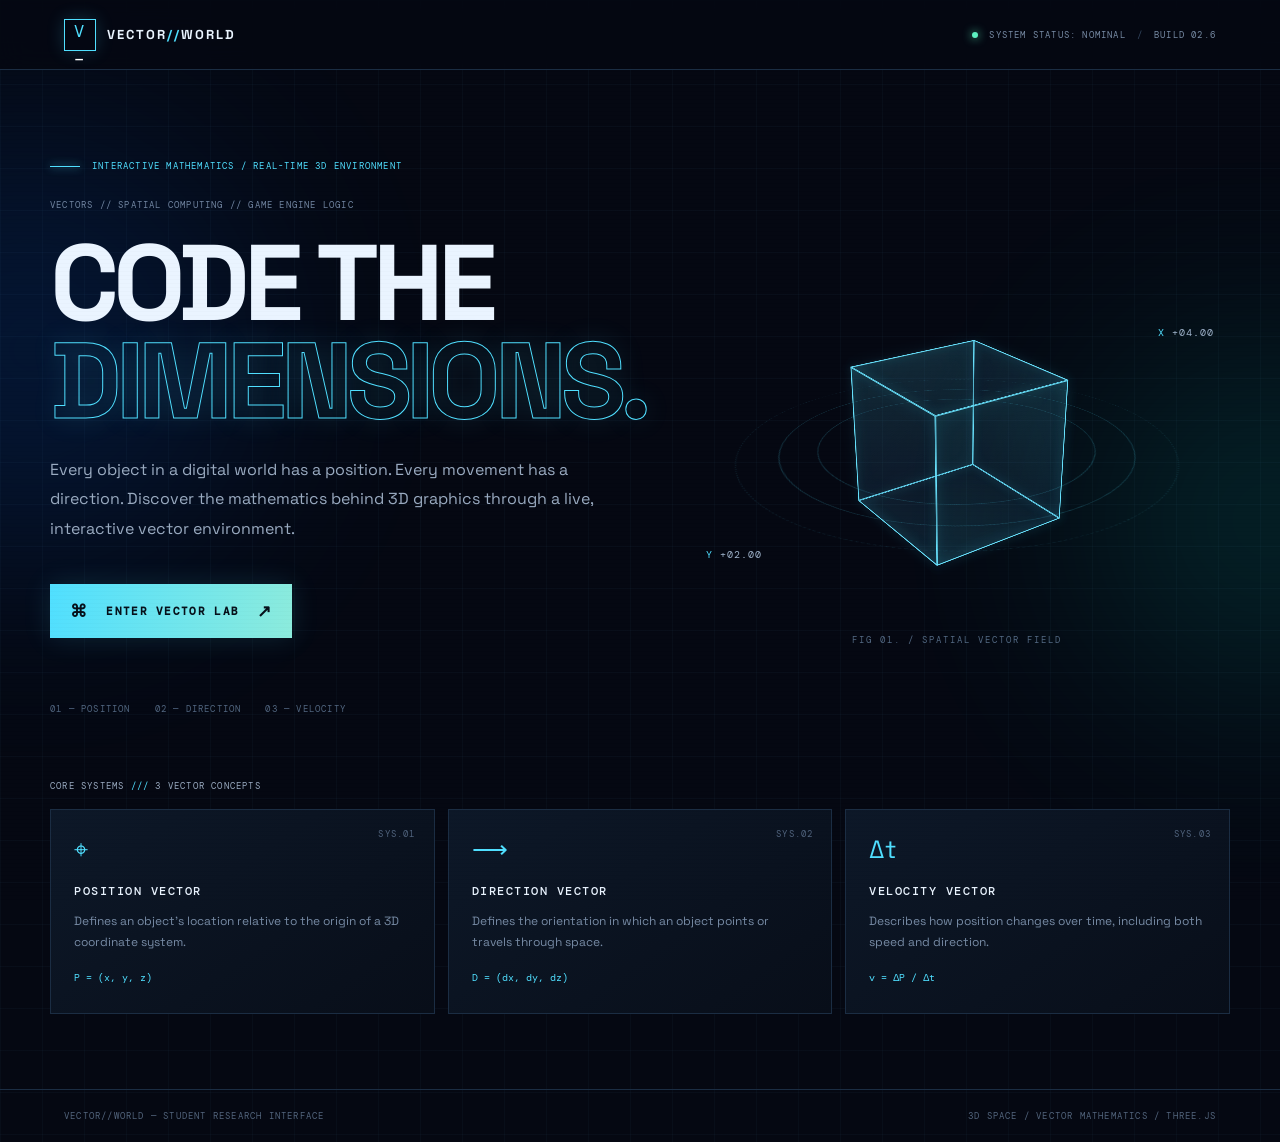
<file: index.html>
<!DOCTYPE html>
<html lang="en">
<head>
  <meta charset="UTF-8">
  <meta name="viewport" content="width=device-width, initial-scale=1.0">
  <meta name="theme-color" content="#050812">
  <title>VECTOR//WORLD — Vector Systems Lab</title>
  <link rel="stylesheet" href="style.css">
</head>
<body class="home-page">
  <div class="scanlines"></div><div class="orb orb-a"></div><div class="orb orb-b"></div>
  <nav class="topbar">
    <a class="brand" href="index.html"><span class="brand-mark">V<span>_</span></span><span>VECTOR<span class="brand-slash">//</span>WORLD</span></a>
    <div class="nav-meta"><span class="status-light"></span> SYSTEM STATUS: NOMINAL <span class="nav-divider">/</span> BUILD 02.6</div>
  </nav>

  <main class="hero">
    <div class="eyebrow"><span class="pulse-line"></span> INTERACTIVE MATHEMATICS / REAL-TIME 3D ENVIRONMENT</div>
    <div class="hero-layout">
      <div class="hero-copy-wrap">
        <div class="micro-label">VECTORS // SPATIAL COMPUTING // GAME ENGINE LOGIC</div>
        <h1>CODE THE<br><span class="outline-text">DIMENSIONS.</span></h1>
        <p class="hero-copy">Every object in a digital world has a position. Every movement has a direction. Discover the mathematics behind 3D graphics through a live, interactive vector environment.</p>
        <a class="primary-button" href="simulator.html"><span class="button-icon">⌘</span> ENTER VECTOR LAB <b>↗</b></a>
        <div class="hero-foot"><span>01 — POSITION</span><span>02 — DIRECTION</span><span>03 — VELOCITY</span></div>
      </div>
      <div class="hero-visual" aria-label="Decorative 3D wireframe">
        <div class="visual-ring ring-one"></div><div class="visual-ring ring-two"></div><div class="visual-ring ring-three"></div>
        <div class="wire-cube"><i></i><i></i><i></i><i></i><i></i><i></i><i></i><i></i></div>
        <div class="visual-cross cross-a">X <b>+04.00</b></div><div class="visual-cross cross-b">Y <b>+02.00</b></div>
        <div class="visual-caption">FIG 01. / SPATIAL VECTOR FIELD</div>
      </div>
    </div>
  </main>

  <section class="concept-section">
    <div class="section-kicker">CORE SYSTEMS <span>///</span> 3 VECTOR CONCEPTS</div>
    <div class="concept-grid">
      <article class="concept-card"><span class="concept-index">SYS.01</span><div class="concept-symbol">⌖</div><h2>POSITION VECTOR</h2><p>Defines an object's location relative to the origin of a 3D coordinate system.</p><code> P = (x, y, z)</code></article>
      <article class="concept-card"><span class="concept-index">SYS.02</span><div class="concept-symbol">⟶</div><h2>DIRECTION VECTOR</h2><p>Defines the orientation in which an object points or travels through space.</p><code> D = (dx, dy, dz)</code></article>
      <article class="concept-card"><span class="concept-index">SYS.03</span><div class="concept-symbol">Δt</div><h2>VELOCITY VECTOR</h2><p>Describes how position changes over time, including both speed and direction.</p><code> v = ΔP / Δt</code></article>
    </div>
  </section>
  <footer class="site-footer"><span>VECTOR//WORLD — STUDENT RESEARCH INTERFACE</span><span>3D SPACE / VECTOR MATHEMATICS / THREE.JS</span></footer>
</body>
</html>
</file>
<file: style.css>
@import url('https://fonts.googleapis.com/css2?family=DM+Mono:wght@400;500&family=Space+Grotesk:wght@400;500;600;700&display=swap');
:root{--bg:#050812;--panel:#0a1120;--panel2:#0d192a;--line:#1b2d43;--muted:#778ba5;--text:#eaf4ff;--cyan:#50dfff;--blue:#648cff;--mint:#5df0c1;--amber:#ffd166;--mono:'DM Mono',monospace;--sans:'Space Grotesk',Arial,sans-serif}
*{box-sizing:border-box}html{scroll-behavior:smooth}body{margin:0;min-height:100vh;background-color:var(--bg);background-image:linear-gradient(rgba(75,139,190,.045) 1px,transparent 1px),linear-gradient(90deg,rgba(75,139,190,.045) 1px,transparent 1px);background-size:42px 42px;color:var(--text);font-family:var(--sans);overflow-x:hidden}a{color:inherit;text-decoration:none}.scanlines{position:fixed;inset:0;pointer-events:none;z-index:5;opacity:.12;background:repeating-linear-gradient(to bottom,transparent 0,transparent 3px,rgba(0,0,0,.22) 4px)}.topbar{height:70px;padding:0 clamp(18px,5vw,75px);display:flex;align-items:center;justify-content:space-between;border-bottom:1px solid var(--line);background:rgba(5,8,18,.9);position:relative;z-index:6;backdrop-filter:blur(15px)}.brand{display:flex;align-items:center;gap:11px;font-weight:700;letter-spacing:2px;font-size:13px}.brand-mark{width:32px;height:32px;border:1px solid var(--cyan);color:var(--cyan);display:grid;place-items:center;font:17px var(--mono);box-shadow:0 0 18px #50dfff30}.brand-mark span{color:#fff}.brand-slash{color:var(--cyan)}.nav-meta,.eyebrow,.micro-label,.hero-foot,.section-kicker,.concept-index,.site-footer,.system-readout,.panel-heading,.viewport-hud,.axis-legend,.tool-button,.field-label,.telemetry-title{font-family:var(--mono);font-size:9px;letter-spacing:1.2px;color:var(--muted)}.nav-meta{display:flex;align-items:center;gap:11px}.nav-meta a{color:var(--cyan)}.status-light,.live-dot{display:inline-block;width:6px;height:6px;border-radius:50%;background:var(--mint);box-shadow:0 0 10px var(--mint)}.nav-divider{color:#33465f}.orb{position:absolute;border-radius:50%;filter:blur(110px);opacity:.14;pointer-events:none}.orb-a{width:440px;height:440px;background:#006dff;left:-190px;top:130px}.orb-b{width:360px;height:360px;background:#00cbb4;right:-170px;top:340px}
.hero{max-width:1250px;margin:auto;padding:90px 35px 65px;position:relative}.eyebrow{display:flex;align-items:center;gap:12px;color:var(--cyan)}.pulse-line{height:1px;width:30px;background:var(--cyan);box-shadow:0 0 8px var(--cyan)}.hero-layout{display:grid;grid-template-columns:1.05fr .95fr;align-items:center;gap:30px}.micro-label{margin-top:27px;color:#7185a1}.hero h1{font-size:clamp(58px,8.4vw,108px);line-height:.91;letter-spacing:-6px;margin:23px 0 25px}.outline-text{color:transparent;-webkit-text-stroke:1px var(--cyan);text-shadow:0 0 28px #50dfff20}.hero-copy{max-width:550px;color:#9aabc1;font-size:16px;line-height:1.85}.primary-button{display:inline-flex;align-items:center;gap:18px;margin-top:25px;padding:16px 20px;background:linear-gradient(100deg,var(--cyan),#8cebdc);color:#06101a;font:700 11px var(--mono);letter-spacing:1.3px;box-shadow:0 0 28px #50dfff22;transition:.2s}.primary-button:hover{transform:translateY(-3px);box-shadow:0 10px 35px #50dfff40}.primary-button b{font-size:17px}.button-icon{font-size:17px}.hero-foot{display:flex;gap:24px;margin-top:65px;color:#526781}.hero-visual{height:420px;position:relative;display:grid;place-items:center;perspective:800px}.visual-ring{position:absolute;border:1px solid #50dfff35;border-radius:50%;transform:rotateX(68deg) rotateZ(-22deg)}.ring-one{width:350px;height:350px}.ring-two{width:275px;height:275px;transform:rotateX(68deg) rotateZ(40deg)}.ring-three{width:430px;height:430px;border-style:dashed;opacity:.5}.wire-cube{width:150px;height:150px;position:relative;transform-style:preserve-3d;transform:rotateX(-25deg) rotateY(35deg);animation:floatcube 9s ease-in-out infinite}.wire-cube i{position:absolute;inset:0;border:1px solid #69e4ff;background:linear-gradient(135deg,#50dfff18,#568cff08);box-shadow:inset 0 0 22px #50dfff12,0 0 16px #50dfff10}.wire-cube i:nth-child(1){transform:translateZ(75px)}.wire-cube i:nth-child(2){transform:rotateY(180deg) translateZ(75px)}.wire-cube i:nth-child(3){transform:rotateY(90deg) translateZ(75px)}.wire-cube i:nth-child(4){transform:rotateY(-90deg) translateZ(75px)}.wire-cube i:nth-child(5){transform:rotateX(90deg) translateZ(75px)}.wire-cube i:nth-child(6){transform:rotateX(-90deg) translateZ(75px)}.wire-cube i:nth-child(7),.wire-cube i:nth-child(8){display:none}.visual-cross{position:absolute;font:10px var(--mono);color:var(--cyan);letter-spacing:1px}.visual-cross b{color:#9eb2ca;font-weight:400}.cross-a{right:3%;top:22%}.cross-b{left:4%;bottom:22%}.visual-caption{position:absolute;bottom:8px;font:9px var(--mono);letter-spacing:2px;color:#536983}@keyframes floatcube{0%,100%{transform:rotateX(-25deg) rotateY(35deg) translateY(0)}50%{transform:rotateX(-15deg) rotateY(75deg) translateY(-13px)}}
.concept-section{max-width:1250px;margin:0 auto 75px;padding:0 35px}.section-kicker{color:#9aabc1;margin-bottom:17px}.section-kicker span{color:var(--cyan)}.concept-grid{display:grid;grid-template-columns:repeat(3,1fr);gap:13px}.concept-card{padding:23px;border:1px solid var(--line);background:linear-gradient(145deg,#0d1828,#080e19);position:relative;min-height:205px}.concept-index{position:absolute;right:18px;top:18px;color:#51647e}.concept-symbol{font-size:25px;color:var(--cyan);margin-bottom:18px}.concept-card h2{font:500 12px var(--mono);letter-spacing:1.5px}.concept-card p{color:var(--muted);font-size:12px;line-height:1.7;min-height:42px}.concept-card code{font:10px var(--mono);color:var(--cyan)}.site-footer{padding:20px clamp(18px,5vw,75px);border-top:1px solid var(--line);display:flex;justify-content:space-between;gap:12px;flex-wrap:wrap;color:#52647c}
.workspace{max-width:1600px;margin:auto;padding:37px clamp(14px,3.3vw,48px) 45px}.workspace-heading{display:flex;justify-content:space-between;align-items:end;margin-bottom:22px}.workspace-heading h1{font-size:clamp(30px,4vw,48px);letter-spacing:-2px;margin:12px 0 6px}.gradient-text{background:linear-gradient(100deg,var(--cyan),#9aa8ff 60%,var(--mint));background-clip:text;-webkit-background-clip:text;color:transparent}.workspace-heading p{margin:0;color:var(--muted);font-size:13px}.system-readout{border:1px solid var(--line);padding:12px 15px;display:grid;grid-template-columns:auto auto;gap:6px 18px;align-items:center}.system-readout strong{color:#c7d9ee;font-size:9px;font-weight:400}.system-divider{display:none}.lab-grid{display:grid;grid-template-columns:minmax(0,1.65fr) minmax(320px,.82fr);gap:13px;align-items:start}.viewport-panel,.control-panel{min-width:0;background:linear-gradient(145deg,#0b1423,#080e19);border:1px solid var(--line);box-shadow:0 15px 50px #0003}.panel-heading{height:43px;padding:0 15px;border-bottom:1px solid var(--line);display:flex;align-items:center;justify-content:space-between;color:#c4d5e9}.panel-heading span:last-child{font-size:8px;color:var(--cyan)}.live-dot{margin-right:8px}#scene-container{height:520px;position:relative;overflow:hidden;background:radial-gradient(ellipse at center,#13243a 0%,#08101d 66%,#060b14 100%)}#scene-container canvas{display:block;width:100%;height:100%;touch-action:none}.loading-label{position:absolute;inset:0;display:grid;place-items:center;color:var(--cyan);font:10px var(--mono);letter-spacing:2px}.viewport-hud{position:absolute;z-index:2;line-height:2;color:#7188a3;pointer-events:none;font-size:8px}.viewport-hud b{color:#c4eaff;font-weight:400}.hud-top-left{top:15px;left:16px}.hud-top-right{top:15px;right:16px;text-align:right}.hud-bottom{bottom:13px;left:50%;transform:translateX(-50%);white-space:nowrap;color:#7188a3;font-size:8px}.hud-bottom span{color:var(--cyan);padding:0 5px}.viewport-toolbar{border-top:1px solid var(--line);padding:12px 14px;display:flex;justify-content:space-between;align-items:center;gap:12px;flex-wrap:wrap}.axis-legend,.axis-legend span{display:flex;align-items:center;gap:7px}.axis-legend{gap:14px}.axis-legend i{width:6px;height:6px;border-radius:50%;display:inline-block}.axis-x{background:#ff657a}.axis-y{background:#5df0c1}.axis-z{background:#648cff}.axis-vector{background:#ffd166}.view-actions{display:flex;gap:7px;flex-wrap:wrap}.tool-button{padding:9px 10px;border:1px solid var(--line);background:#0b1726;color:#a9bed4;cursor:pointer;font-size:8px;transition:.18s}.tool-button:hover{border-color:#39708e;color:var(--cyan)}.primary-tool{background:#12334a;border-color:#245a76;color:var(--cyan)}.control-section{padding:15px 17px;border-bottom:1px solid var(--line)}.section-heading{display:flex;align-items:center;gap:10px;margin-bottom:16px}.section-number{font:10px var(--mono);color:var(--cyan);border:1px solid #28516b;padding:6px}.section-heading h2{font:10px var(--mono);letter-spacing:1.2px;margin:0 0 4px}.section-heading p{font-size:10px;color:var(--muted);margin:0}.field-label{display:block;margin:0 0 7px;color:#8196b1;font-size:8px}.shape-select{width:100%;background:#07111e;color:#cce6f7;border:1px solid #28445f;padding:11px 10px;font:10px var(--mono);letter-spacing:.3px;outline:none}.shape-select:focus{border-color:var(--cyan)}.shape-note{font-size:10px;line-height:1.5;color:var(--muted);margin-top:8px;min-height:30px}.slider-row{display:flex;justify-content:space-between;align-items:center;margin:12px 0 5px;color:#b8c8da;font-size:11px}.slider-row label{display:flex;align-items:center;gap:8px}.slider-row output{font:10px var(--mono);color:var(--cyan)}.x-label,.y-label,.z-label{font:10px var(--mono);width:13px}.x-label{color:#ff657a}.y-label{color:#5df0c1}.z-label{color:#648cff}input[type=range]{width:100%;height:4px;accent-color:var(--cyan);cursor:pointer}.vector-readout{margin-top:13px;padding:10px;background:#060d18;border:1px solid #1b3047;display:flex;flex-direction:column;gap:6px}.vector-readout>span{font:8px var(--mono);letter-spacing:1.3px;color:var(--muted)}.vector-readout strong{font:14px var(--mono);color:var(--cyan)}.vector-readout small{font-size:9px;color:var(--muted)}.vector-readout small b{color:#e3f1ff;font-weight:400}.direction-readout strong{color:var(--amber)}.telemetry-grid{display:grid;grid-template-columns:1fr 1fr 1.45fr;gap:12px;margin-top:13px}.telemetry-card{min-height:140px;padding:17px;border:1px solid var(--line);background:linear-gradient(145deg,#0b1524,#080e19)}.telemetry-title{display:flex;justify-content:space-between;gap:8px;font-size:8px}.telemetry-title span{color:var(--cyan)}.telemetry-card>strong{display:block;margin:15px 0 4px;font:25px var(--mono);color:#eaf6ff}.telemetry-card>strong small{font:8px var(--mono);color:var(--muted)}.telemetry-card p{font-size:10px;color:var(--muted);line-height:1.55;margin:7px 0}.telemetry-card code{font:9px var(--mono);color:var(--cyan)}.telemetry-explain p{min-height:34px}.telemetry-title .analysis-live{color:var(--mint)}.formula-bar{padding:9px 10px;background:#060d18;color:var(--cyan);font:11px var(--mono);display:flex;justify-content:space-between;gap:8px;flex-wrap:wrap}.formula-bar span{font-size:8px;color:#60758f}
@media(max-width:1050px){.lab-grid{grid-template-columns:1fr}.control-panel{display:grid;grid-template-columns:1fr 1fr}.control-panel>.panel-heading{grid-column:1/-1}.shape-section{grid-column:1/-1}.control-section:nth-of-type(2){border-right:1px solid var(--line)}#scene-container{height:460px}}
@media(max-width:700px){.topbar{height:60px;padding:0 14px}.nav-meta{font-size:8px;gap:6px}.hero{padding:65px 20px 45px}.hero-layout{grid-template-columns:1fr}.hero h1{font-size:65px;letter-spacing:-4px}.hero-visual{height:280px;order:-1}.ring-one{width:230px;height:230px}.ring-two{width:180px;height:180px}.ring-three{width:290px;height:290px}.wire-cube{transform:scale(.7) rotateX(-25deg) rotateY(35deg)}.hero-foot{gap:12px;font-size:8px}.concept-section{padding:0 17px}.concept-grid{grid-template-columns:1fr}.workspace{padding:27px 10px}.workspace-heading{display:block}.system-readout{display:none}#scene-container{height:360px}.control-panel{display:block}.control-section:nth-of-type(2){border-right:0}.telemetry-grid{grid-template-columns:1fr}.telemetry-explain{grid-column:auto}.viewport-toolbar{align-items:flex-start}.axis-legend{flex-wrap:wrap}.hud-bottom{font-size:7px}.site-footer{font-size:8px}}
</file>
